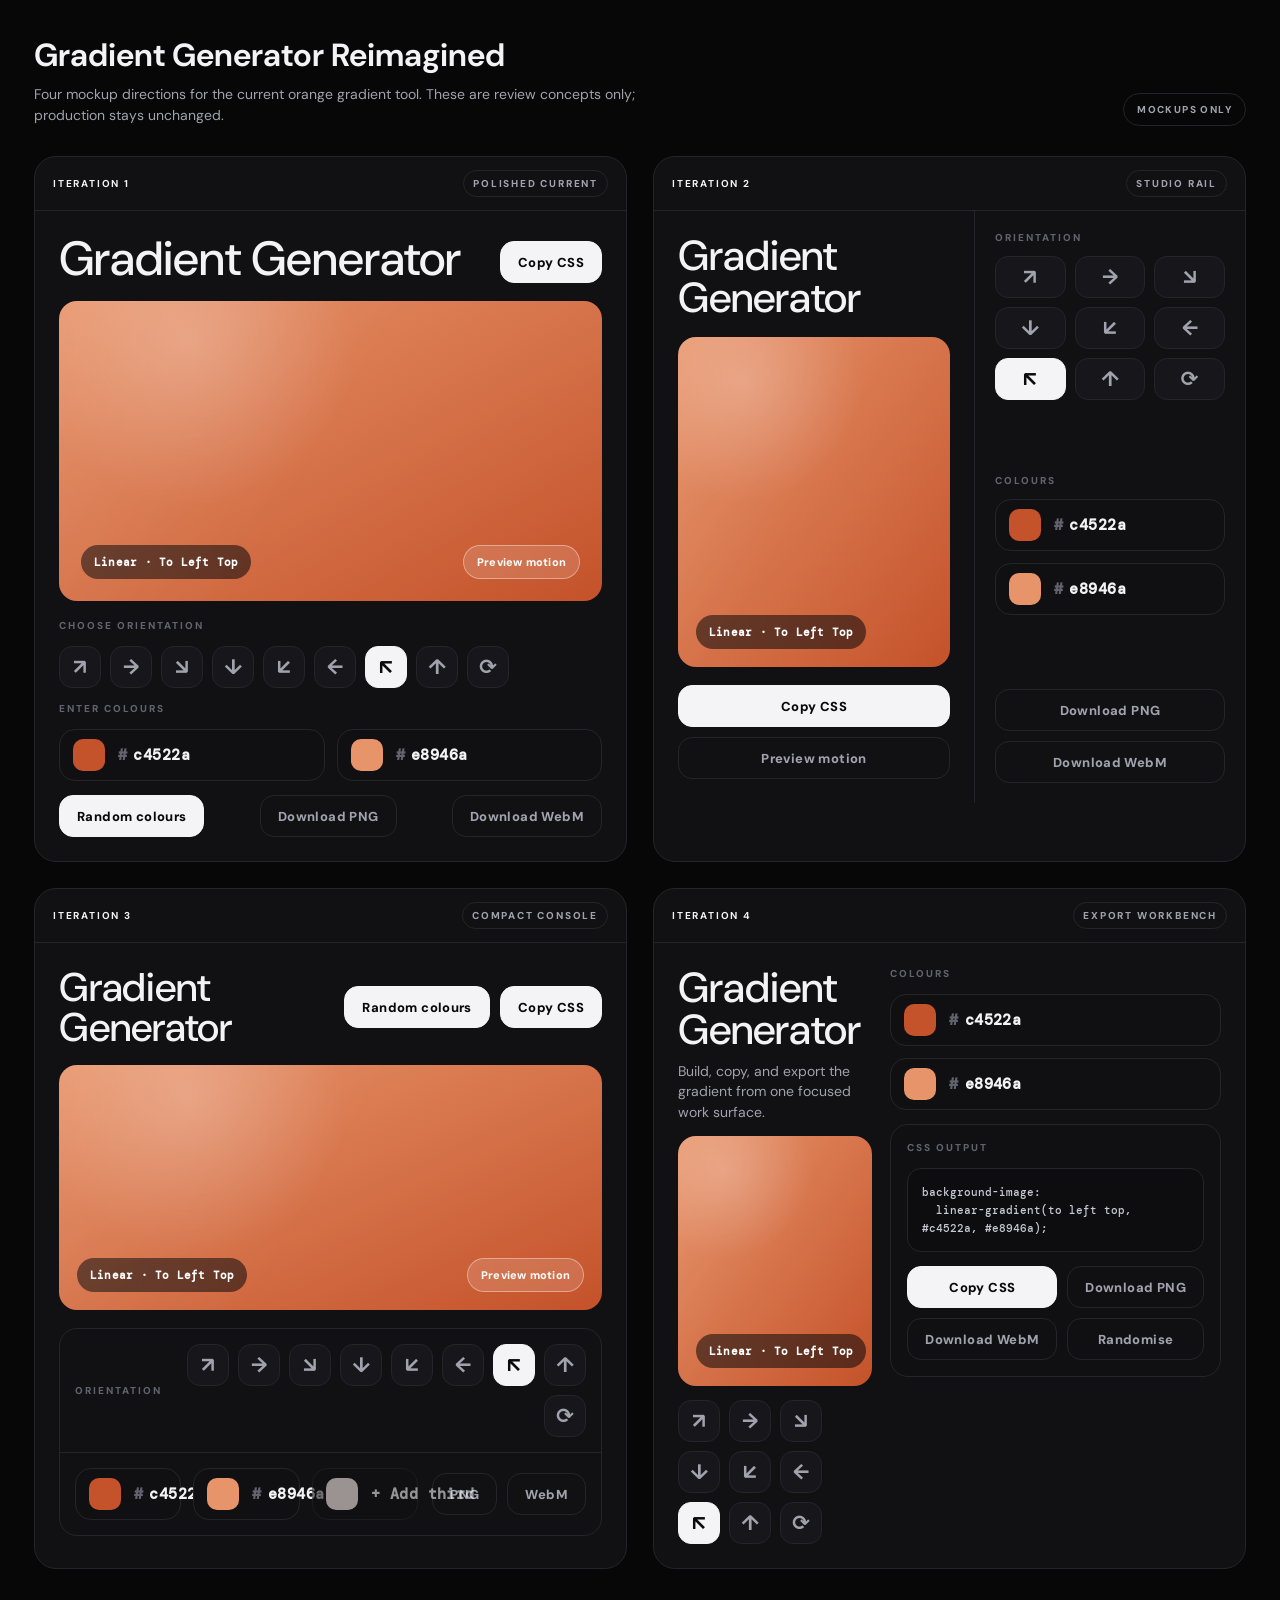
<file: gradient-reimagined-mocks.html>
<!DOCTYPE html>
<html lang="en">
<head>
  <meta charset="UTF-8">
  <meta name="viewport" content="width=device-width, initial-scale=1.0">
  <title>Paletta Gradient Reimagined Mocks</title>
  <link rel="preconnect" href="https://fonts.googleapis.com">
  <link rel="preconnect" href="https://fonts.gstatic.com" crossorigin>
  <link href="https://fonts.googleapis.com/css2?family=DM+Sans:wght@400;500;600;700;800&family=DM+Mono:wght@400;500;700&display=swap" rel="stylesheet">
  <style>
    *,*::before,*::after{box-sizing:border-box;margin:0;padding:0}
    :root{
      --bg:#070708;
      --ink:#f3f3f6;
      --muted:#a1a2ad;
      --quiet:#62636f;
      --line:#24242b;
      --panel:#111114;
      --panel2:#17171b;
      --soft:#f4f4f7;
      --dark:#0a0000;
      --a:#c4522a;
      --b:#e8946a;
      --c:#fff2ee;
      --grad:linear-gradient(to left top,#c4522a,#e8946a);
    }
    body{
      min-height:100vh;
      background:var(--bg);
      color:var(--ink);
      font-family:'DM Sans',system-ui,sans-serif;
      padding:34px;
    }
    .page-head{
      max-width:1320px;
      margin:0 auto 30px;
      display:flex;
      align-items:end;
      justify-content:space-between;
      gap:24px;
    }
    .page-head h1{
      font-size:32px;
      font-weight:650;
      letter-spacing:0;
    }
    .page-head p{
      max-width:650px;
      margin-top:8px;
      color:var(--muted);
      font-size:14px;
      line-height:1.5;
    }
    .badge{
      border:1px solid var(--line);
      border-radius:999px;
      padding:9px 13px;
      color:var(--muted);
      font-size:10px;
      font-weight:800;
      letter-spacing:.14em;
      text-transform:uppercase;
      white-space:nowrap;
    }
    .mock-grid{
      max-width:1320px;
      margin:0 auto;
      display:grid;
      grid-template-columns:repeat(2,minmax(0,1fr));
      gap:26px;
    }
    .mock{
      min-height:610px;
      border:1px solid var(--line);
      border-radius:22px;
      background:var(--panel);
      overflow:hidden;
    }
    .mock-head{
      height:54px;
      padding:0 18px;
      border-bottom:1px solid var(--line);
      display:flex;
      align-items:center;
      justify-content:space-between;
      gap:16px;
      color:var(--quiet);
      font-size:10px;
      font-weight:800;
      letter-spacing:.18em;
      text-transform:uppercase;
    }
    .mock-head strong{color:var(--ink)}
    .mock-head span:last-child{
      border:1px solid var(--line);
      border-radius:999px;
      padding:6px 9px;
      color:var(--muted);
    }
    .preview{
      position:relative;
      min-height:270px;
      background:var(--grad);
      overflow:hidden;
    }
    .preview::after{
      content:"";
      position:absolute;
      inset:0;
      background:
        radial-gradient(circle at 24% 14%,rgba(255,255,255,.22),transparent 34%),
        linear-gradient(120deg,rgba(255,255,255,.06),transparent 50%);
      pointer-events:none;
    }
    .chip{
      display:inline-flex;
      align-items:center;
      min-height:34px;
      border-radius:999px;
      padding:0 13px;
      background:rgba(9,9,11,.55);
      color:#fff;
      font-family:'DM Mono',monospace;
      font-size:11px;
      font-weight:700;
      letter-spacing:.02em;
      backdrop-filter:blur(14px);
    }
    .ghost-chip{
      border:1px solid rgba(255,255,255,.38);
      background:rgba(255,255,255,.14);
      font-family:'DM Sans',system-ui,sans-serif;
      font-weight:800;
    }
    .label{
      color:var(--quiet);
      font-size:10px;
      font-weight:800;
      letter-spacing:.2em;
      text-transform:uppercase;
    }
    .icons{
      display:flex;
      gap:9px;
      flex-wrap:wrap;
    }
    .icon{
      width:42px;
      height:42px;
      border:1px solid var(--line);
      border-radius:13px;
      background:var(--panel2);
      color:var(--muted);
      display:grid;
      place-items:center;
      font-size:21px;
      font-weight:700;
    }
    .icon.active{
      background:var(--soft);
      border-color:var(--soft);
      color:#0b0b0e;
    }
    .fields{
      display:grid;
      grid-template-columns:repeat(2,minmax(0,1fr));
      gap:12px;
    }
    .field{
      min-width:0;
      min-height:52px;
      border:1px solid var(--line);
      border-radius:16px;
      background:#101013;
      display:flex;
      align-items:center;
      gap:13px;
      padding:8px 13px;
    }
    .swatch{
      width:32px;
      height:32px;
      border-radius:10px;
      background:var(--a);
      flex:none;
    }
    .swatch.b{background:var(--b)}
    .swatch.c{background:var(--c)}
    .hex{
      font-family:'DM Mono',monospace;
      font-size:15px;
      font-weight:800;
      letter-spacing:.03em;
      white-space:nowrap;
    }
    .hash{color:var(--quiet);margin-right:6px}
    .actions{
      display:flex;
      gap:10px;
      flex-wrap:wrap;
    }
    .btn{
      min-height:42px;
      border:1px solid var(--line);
      border-radius:14px;
      padding:0 17px;
      background:transparent;
      color:var(--muted);
      font-family:'DM Sans',system-ui,sans-serif;
      font-size:13px;
      font-weight:800;
      letter-spacing:.03em;
      white-space:nowrap;
    }
    .btn.primary{
      background:var(--soft);
      border-color:var(--soft);
      color:#08080a;
    }
    .code{
      border:1px solid var(--line);
      border-radius:14px;
      background:#0d0d10;
      color:#c7c8d2;
      padding:14px;
      font:500 11px/1.65 'DM Mono',monospace;
      white-space:pre-wrap;
    }

    .v1-body{padding:24px;display:grid;gap:18px}
    .v1-title{
      display:flex;
      align-items:end;
      justify-content:space-between;
      gap:18px;
    }
    .v1-title h2{font-size:48px;font-weight:500;line-height:1;letter-spacing:0}
    .v1-preview{border-radius:18px;min-height:300px}
    .v1-preview .chip:first-child{position:absolute;left:22px;bottom:22px}
    .v1-preview .ghost-chip{position:absolute;right:22px;bottom:22px}
    .v1-controls{display:grid;gap:14px}
    .v1-actions{justify-content:space-between}

    .v2-body{
      display:grid;
      grid-template-columns:minmax(0,1fr) 270px;
      min-height:556px;
    }
    .v2-stage{
      padding:24px;
      display:grid;
      grid-template-rows:auto 1fr auto;
      gap:18px;
      border-right:1px solid var(--line);
    }
    .v2-stage h2{font-size:42px;font-weight:500;line-height:1;letter-spacing:0}
    .v2-preview{border-radius:18px;min-height:330px}
    .v2-preview .chip{position:absolute;left:18px;bottom:18px}
    .v2-rail{
      padding:20px;
      display:flex;
      flex-direction:column;
      gap:18px;
      justify-content:space-between;
    }
    .v2-panel{display:grid;gap:12px}
    .v2 .icons{display:grid;grid-template-columns:repeat(3,1fr)}
    .v2 .icon{width:100%}
    .v2 .fields{grid-template-columns:1fr}
    .v2 .actions{display:grid;grid-template-columns:1fr}

    .v3-body{padding:24px;display:grid;gap:18px}
    .v3-top{
      display:grid;
      grid-template-columns:minmax(0,1fr) auto;
      gap:16px;
      align-items:center;
    }
    .v3-top h2{font-size:40px;font-weight:500;line-height:1;letter-spacing:0}
    .v3-preview{border-radius:18px;min-height:245px}
    .v3-console{
      border:1px solid var(--line);
      border-radius:18px;
      overflow:hidden;
    }
    .v3-console-row{
      display:grid;
      grid-template-columns:1fr auto;
      gap:14px;
      padding:15px;
      align-items:center;
      border-bottom:1px solid var(--line);
    }
    .v3-console-row:last-child{border-bottom:0}
    .v3 .icons{justify-content:flex-end}
    .v3 .fields{grid-template-columns:repeat(3,minmax(0,1fr))}
    .v3 .field:last-child{opacity:.58}

    .v4-body{padding:24px;display:grid;gap:18px}
    .v4-layout{
      display:grid;
      grid-template-columns:1fr 1fr;
      gap:18px;
    }
    .v4-left,.v4-right{
      display:grid;
      gap:14px;
      align-content:start;
    }
    .v4-title h2{font-size:42px;font-weight:500;line-height:1;letter-spacing:0}
    .v4-title p{margin-top:10px;color:var(--muted);font-size:14px;line-height:1.45}
    .v4-preview{border-radius:18px;min-height:250px}
    .v4-export{
      border:1px solid var(--line);
      border-radius:18px;
      padding:16px;
      display:grid;
      gap:14px;
      background:#101013;
    }
    .v4 .fields{grid-template-columns:1fr}
    .v4 .actions{display:grid;grid-template-columns:1fr 1fr}

    @media(max-width:1060px){
      body{padding:20px}
      .mock-grid{grid-template-columns:1fr}
      .v2-body,.v4-layout{grid-template-columns:1fr}
      .v2-stage{border-right:0;border-bottom:1px solid var(--line)}
      .v2-rail{display:grid;grid-template-columns:repeat(2,minmax(0,1fr))}
    }
    @media(max-width:620px){
      .page-head{display:block}
      .badge{display:inline-flex;margin-top:16px}
      .mock{min-height:0}
      .v1-title,.v3-top{display:grid;grid-template-columns:1fr}
      .v1-title h2,.v2-stage h2,.v3-top h2,.v4-title h2{font-size:34px}
      .fields,.v3 .fields,.v4 .actions,.v2-rail{grid-template-columns:1fr}
      .v1-actions,.actions{display:grid;grid-template-columns:1fr}
    }
  </style>
</head>
<body>
  <header class="page-head">
    <div>
      <h1>Gradient Generator Reimagined</h1>
      <p>Four mockup directions for the current orange gradient tool. These are review concepts only; production stays unchanged.</p>
    </div>
    <span class="badge">Mockups only</span>
  </header>

  <main class="mock-grid">
    <section class="mock v1">
      <div class="mock-head"><strong>Iteration 1</strong><span>Polished Current</span></div>
      <div class="v1-body">
        <div class="v1-title">
          <h2>Gradient Generator</h2>
          <button class="btn primary">Copy CSS</button>
        </div>
        <div class="preview v1-preview">
          <span class="chip">Linear · To Left Top</span>
          <span class="chip ghost-chip">Preview motion</span>
        </div>
        <div class="v1-controls">
          <div class="label">Choose orientation</div>
          <div class="icons">
            <span class="icon">↗</span><span class="icon">→</span><span class="icon">↘</span><span class="icon">↓</span><span class="icon">↙</span><span class="icon">←</span><span class="icon active">↖</span><span class="icon">↑</span><span class="icon">⟳</span>
          </div>
          <div class="label">Enter colours</div>
          <div class="fields">
            <div class="field"><span class="swatch"></span><span class="hex"><span class="hash">#</span>c4522a</span></div>
            <div class="field"><span class="swatch b"></span><span class="hex"><span class="hash">#</span>e8946a</span></div>
          </div>
          <div class="actions v1-actions">
            <button class="btn primary">Random colours</button>
            <button class="btn">Download PNG</button>
            <button class="btn">Download WebM</button>
          </div>
        </div>
      </div>
    </section>

    <section class="mock v2">
      <div class="mock-head"><strong>Iteration 2</strong><span>Studio Rail</span></div>
      <div class="v2-body">
        <div class="v2-stage">
          <h2>Gradient Generator</h2>
          <div class="preview v2-preview"><span class="chip">Linear · To Left Top</span></div>
          <div class="actions">
            <button class="btn primary">Copy CSS</button>
            <button class="btn">Preview motion</button>
          </div>
        </div>
        <aside class="v2-rail">
          <div class="v2-panel">
            <div class="label">Orientation</div>
            <div class="icons">
              <span class="icon">↗</span><span class="icon">→</span><span class="icon">↘</span><span class="icon">↓</span><span class="icon">↙</span><span class="icon">←</span><span class="icon active">↖</span><span class="icon">↑</span><span class="icon">⟳</span>
            </div>
          </div>
          <div class="v2-panel">
            <div class="label">Colours</div>
            <div class="fields">
              <div class="field"><span class="swatch"></span><span class="hex"><span class="hash">#</span>c4522a</span></div>
              <div class="field"><span class="swatch b"></span><span class="hex"><span class="hash">#</span>e8946a</span></div>
            </div>
          </div>
          <div class="actions">
            <button class="btn">Download PNG</button>
            <button class="btn">Download WebM</button>
          </div>
        </aside>
      </div>
    </section>

    <section class="mock v3">
      <div class="mock-head"><strong>Iteration 3</strong><span>Compact Console</span></div>
      <div class="v3-body">
        <div class="v3-top">
          <h2>Gradient Generator</h2>
          <div class="actions"><button class="btn primary">Random colours</button><button class="btn primary">Copy CSS</button></div>
        </div>
        <div class="preview v3-preview">
          <span class="chip" style="position:absolute;left:18px;bottom:18px">Linear · To Left Top</span>
          <span class="chip ghost-chip" style="position:absolute;right:18px;bottom:18px">Preview motion</span>
        </div>
        <div class="v3-console">
          <div class="v3-console-row">
            <div class="label">Orientation</div>
            <div class="icons">
              <span class="icon">↗</span><span class="icon">→</span><span class="icon">↘</span><span class="icon">↓</span><span class="icon">↙</span><span class="icon">←</span><span class="icon active">↖</span><span class="icon">↑</span><span class="icon">⟳</span>
            </div>
          </div>
          <div class="v3-console-row">
            <div class="fields">
              <div class="field"><span class="swatch"></span><span class="hex"><span class="hash">#</span>c4522a</span></div>
              <div class="field"><span class="swatch b"></span><span class="hex"><span class="hash">#</span>e8946a</span></div>
              <div class="field"><span class="swatch c"></span><span class="hex">+ Add third</span></div>
            </div>
            <div class="actions"><button class="btn">PNG</button><button class="btn">WebM</button></div>
          </div>
        </div>
      </div>
    </section>

    <section class="mock v4">
      <div class="mock-head"><strong>Iteration 4</strong><span>Export Workbench</span></div>
      <div class="v4-body">
        <div class="v4-layout">
          <div class="v4-left">
            <div class="v4-title">
              <h2>Gradient Generator</h2>
              <p>Build, copy, and export the gradient from one focused work surface.</p>
            </div>
            <div class="preview v4-preview"><span class="chip" style="position:absolute;left:18px;bottom:18px">Linear · To Left Top</span></div>
            <div class="icons">
              <span class="icon">↗</span><span class="icon">→</span><span class="icon">↘</span><span class="icon">↓</span><span class="icon">↙</span><span class="icon">←</span><span class="icon active">↖</span><span class="icon">↑</span><span class="icon">⟳</span>
            </div>
          </div>
          <div class="v4-right">
            <div class="label">Colours</div>
            <div class="fields">
              <div class="field"><span class="swatch"></span><span class="hex"><span class="hash">#</span>c4522a</span></div>
              <div class="field"><span class="swatch b"></span><span class="hex"><span class="hash">#</span>e8946a</span></div>
            </div>
            <div class="v4-export">
              <div class="label">CSS output</div>
              <pre class="code">background-image:
  linear-gradient(to left top, #c4522a, #e8946a);</pre>
              <div class="actions">
                <button class="btn primary">Copy CSS</button>
                <button class="btn">Download PNG</button>
                <button class="btn">Download WebM</button>
                <button class="btn">Randomise</button>
              </div>
            </div>
          </div>
        </div>
      </div>
    </section>
  </main>
</body>
</html>
</file>
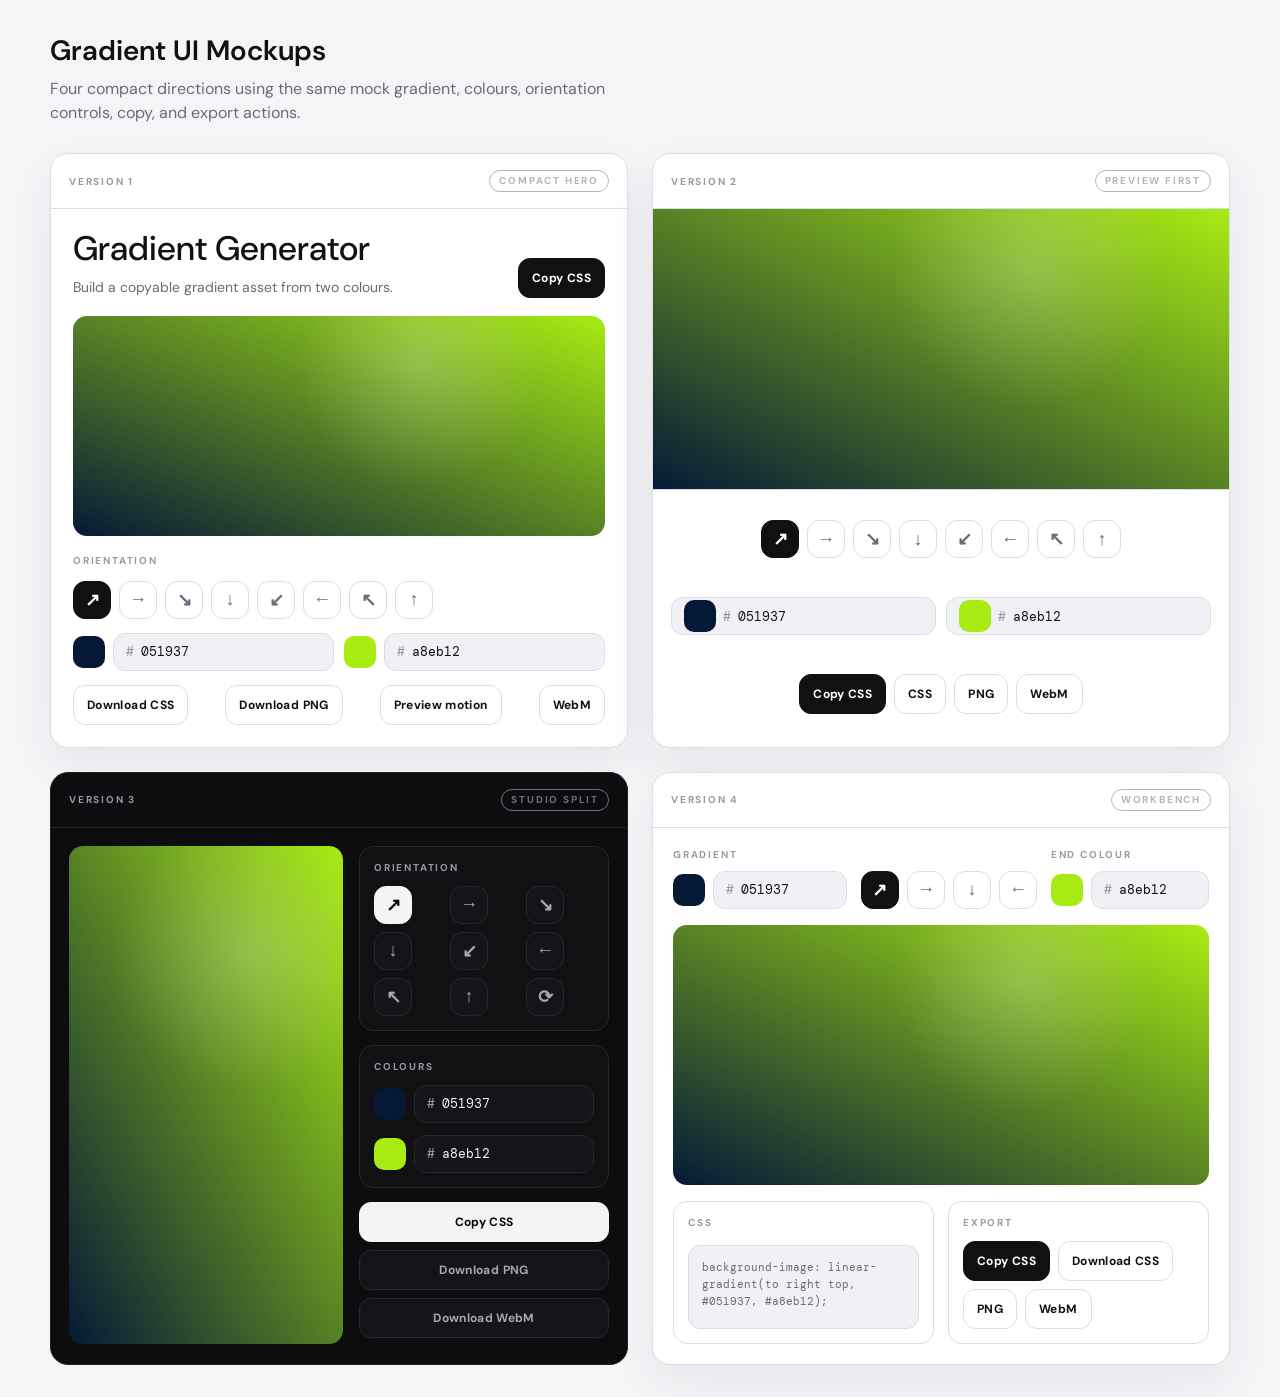
<file: gradient-ui-mocks.html>
<!DOCTYPE html>
<html lang="en">
<head>
  <meta charset="UTF-8">
  <meta name="viewport" content="width=device-width, initial-scale=1.0">
  <title>Paletta Gradient UI Mocks</title>
  <link rel="preconnect" href="https://fonts.googleapis.com">
  <link rel="preconnect" href="https://fonts.gstatic.com" crossorigin>
  <link href="https://fonts.googleapis.com/css2?family=DM+Sans:wght@400;500;600;700&family=DM+Mono:wght@400;500&display=swap" rel="stylesheet">
  <style>
    *,*::before,*::after{box-sizing:border-box;margin:0;padding:0}
    :root{
      --bg:#f5f5f8;
      --ink:#111114;
      --muted:#686b78;
      --quiet:#9699a6;
      --line:#dadde7;
      --panel:#ffffff;
      --panel2:#f0f1f5;
      --dark:#0d0d10;
      --dark-panel:#151519;
      --dark-line:#27272e;
      --a:#051937;
      --b:#a8eb12;
      --grad:linear-gradient(to right top,#051937,#a8eb12);
    }
    body{
      min-height:100vh;
      background:var(--bg);
      color:var(--ink);
      font-family:'DM Sans',system-ui,sans-serif;
      padding:32px;
    }
    .page-head{
      max-width:1180px;
      margin:0 auto 28px;
      display:flex;
      align-items:end;
      justify-content:space-between;
      gap:24px;
    }
    .page-head h1{
      font-size:28px;
      font-weight:600;
      letter-spacing:0;
    }
    .page-head p{
      margin-top:8px;
      color:var(--muted);
      line-height:1.5;
      max-width:560px;
    }
    .mock-grid{
      max-width:1180px;
      margin:0 auto;
      display:grid;
      grid-template-columns:repeat(2,minmax(0,1fr));
      gap:24px;
    }
    .mock{
      min-height:560px;
      border:1px solid var(--line);
      border-radius:18px;
      background:var(--panel);
      overflow:hidden;
      box-shadow:0 18px 48px rgba(39,42,54,.07);
    }
    .mock.dark{
      background:var(--dark);
      color:#f4f4f7;
      border-color:#202027;
      box-shadow:none;
    }
    .mock-label{
      display:flex;
      align-items:center;
      justify-content:space-between;
      gap:12px;
      padding:16px 18px;
      border-bottom:1px solid var(--line);
      color:var(--quiet);
      font-size:10px;
      font-weight:700;
      letter-spacing:.18em;
      text-transform:uppercase;
    }
    .dark .mock-label{border-color:var(--dark-line)}
    .pill{
      border:1px solid currentColor;
      border-radius:999px;
      padding:5px 9px;
      font-size:10px;
      line-height:1;
      opacity:.72;
    }
    .preview{
      background:var(--grad);
      border-radius:14px;
      min-height:220px;
      position:relative;
      overflow:hidden;
    }
    .preview::after{
      content:'';
      position:absolute;
      inset:0;
      background:radial-gradient(circle at 65% 22%,rgba(255,255,255,.2),transparent 32%);
      pointer-events:none;
    }
    .mini-label{
      font-size:10px;
      font-weight:700;
      letter-spacing:.18em;
      text-transform:uppercase;
      color:var(--quiet);
    }
    .input-row,.action-row,.orientation-row{display:flex;gap:8px;align-items:center}
    .swatch{
      width:32px;
      height:32px;
      border-radius:10px;
      background:var(--a);
      flex-shrink:0;
    }
    .swatch.b{background:var(--b)}
    .hex{
      min-height:38px;
      display:flex;
      align-items:center;
      gap:7px;
      border:1px solid var(--line);
      background:var(--panel2);
      border-radius:12px;
      padding:0 12px;
      font-family:'DM Mono',monospace;
      font-size:13px;
      color:var(--ink);
      min-width:0;
      flex:1;
    }
    .dark .hex{
      background:var(--dark-panel);
      border-color:var(--dark-line);
      color:#f4f4f7;
    }
    .hash{color:var(--quiet)}
    .icon-btn{
      width:38px;
      height:38px;
      border:1px solid var(--line);
      border-radius:12px;
      background:var(--panel);
      color:var(--muted);
      font-size:18px;
      font-weight:700;
      cursor:default;
    }
    .icon-btn.active{
      background:var(--ink);
      border-color:var(--ink);
      color:#fff;
    }
    .dark .icon-btn{
      background:var(--dark-panel);
      border-color:var(--dark-line);
      color:#a5a7b4;
    }
    .dark .icon-btn.active{
      background:#f4f4f7;
      border-color:#f4f4f7;
      color:#08080a;
    }
    .btn{
      min-height:40px;
      border:1px solid var(--line);
      border-radius:12px;
      padding:0 13px;
      background:var(--panel);
      color:var(--ink);
      font-family:'DM Sans',sans-serif;
      font-size:12px;
      font-weight:700;
      letter-spacing:.03em;
      white-space:nowrap;
    }
    .btn.primary{
      background:var(--ink);
      border-color:var(--ink);
      color:#fff;
    }
    .dark .btn{
      background:var(--dark-panel);
      border-color:var(--dark-line);
      color:#a5a7b4;
    }
    .dark .btn.primary{
      background:#f4f4f7;
      border-color:#f4f4f7;
      color:#08080a;
    }
    code,pre{font-family:'DM Mono',monospace}
    .code{
      border:1px solid var(--line);
      border-radius:12px;
      background:var(--panel2);
      color:var(--muted);
      padding:13px;
      font-size:11px;
      line-height:1.55;
      white-space:pre-wrap;
    }
    .dark .code{
      background:var(--dark-panel);
      border-color:var(--dark-line);
      color:#a5a7b4;
    }

    /* Version 1 */
    .v1-body{padding:22px;display:grid;gap:18px}
    .v1-top{display:grid;grid-template-columns:1fr auto;gap:18px;align-items:end}
    .v1-title h2{font-size:34px;font-weight:500;letter-spacing:0;line-height:1.05}
    .v1-title p{margin-top:10px;color:var(--muted);line-height:1.5;font-size:14px}
    .v1-panel{display:grid;gap:14px}
    .v1-fields{display:grid;grid-template-columns:1fr 1fr;gap:10px}
    .v1-actions{display:flex;justify-content:space-between;gap:10px;flex-wrap:wrap}

    /* Version 2 */
    .v2-body{height:calc(100% - 57px);display:grid;grid-template-rows:auto 1fr auto}
    .v2-preview{border-radius:0;min-height:280px}
    .v2-controls{padding:18px;display:grid;gap:14px;border-top:1px solid var(--line)}
    .v2 .orientation-row{justify-content:center}
    .v2 .input-row{display:grid;grid-template-columns:1fr 1fr;gap:10px}
    .v2 .action-row{justify-content:center;flex-wrap:wrap}

    /* Version 3 */
    .v3-body{padding:18px;display:grid;grid-template-columns:1fr 250px;gap:16px;height:calc(100% - 57px)}
    .v3-preview{min-height:100%}
    .v3-side{display:flex;flex-direction:column;gap:14px}
    .v3-card{border:1px solid var(--dark-line);border-radius:14px;padding:14px;background:#111114;display:grid;gap:12px}
    .v3 .orientation-row{display:grid;grid-template-columns:repeat(3,1fr)}
    .v3 .action-row{display:grid;grid-template-columns:1fr}

    /* Version 4 */
    .v4-body{padding:20px;display:grid;gap:16px}
    .v4-toolbar{
      display:grid;
      grid-template-columns:1.1fr auto 1fr;
      gap:14px;
      align-items:end;
    }
    .v4-preview{min-height:260px}
    .v4 .orientation-row{justify-content:center}
    .v4-bottom{
      display:grid;
      grid-template-columns:1fr 1fr;
      gap:14px;
    }
    .v4-card{border:1px solid var(--line);border-radius:14px;padding:14px;background:var(--panel);display:grid;gap:12px}

    @media(max-width:980px){
      body{padding:20px}
      .mock-grid{grid-template-columns:1fr}
      .v3-body{grid-template-columns:1fr}
      .v3-preview{min-height:280px}
      .v4-toolbar,.v4-bottom{grid-template-columns:1fr}
    }
  </style>
</head>
<body>
  <header class="page-head">
    <div>
      <h1>Gradient UI Mockups</h1>
      <p>Four compact directions using the same mock gradient, colours, orientation controls, copy, and export actions.</p>
    </div>
  </header>

  <main class="mock-grid">
    <section class="mock v1">
      <div class="mock-label"><span>Version 1</span><span class="pill">Compact Hero</span></div>
      <div class="v1-body">
        <div class="v1-top">
          <div class="v1-title">
            <h2>Gradient Generator</h2>
            <p>Build a copyable gradient asset from two colours.</p>
          </div>
          <button class="btn primary">Copy CSS</button>
        </div>
        <div class="preview"></div>
        <div class="v1-panel">
          <div class="mini-label">Orientation</div>
          <div class="orientation-row">
            <button class="icon-btn active">↗</button><button class="icon-btn">→</button><button class="icon-btn">↘</button><button class="icon-btn">↓</button><button class="icon-btn">↙</button><button class="icon-btn">←</button><button class="icon-btn">↖</button><button class="icon-btn">↑</button>
          </div>
          <div class="v1-fields">
            <div class="input-row"><span class="swatch"></span><span class="hex"><span class="hash">#</span>051937</span></div>
            <div class="input-row"><span class="swatch b"></span><span class="hex"><span class="hash">#</span>a8eb12</span></div>
          </div>
          <div class="v1-actions">
            <button class="btn">Download CSS</button><button class="btn">Download PNG</button><button class="btn">Preview motion</button><button class="btn">WebM</button>
          </div>
        </div>
      </div>
    </section>

    <section class="mock v2">
      <div class="mock-label"><span>Version 2</span><span class="pill">Preview First</span></div>
      <div class="v2-body">
        <div class="preview v2-preview"></div>
        <div class="v2-controls">
          <div class="orientation-row">
            <button class="icon-btn active">↗</button><button class="icon-btn">→</button><button class="icon-btn">↘</button><button class="icon-btn">↓</button><button class="icon-btn">↙</button><button class="icon-btn">←</button><button class="icon-btn">↖</button><button class="icon-btn">↑</button>
          </div>
          <div class="input-row">
            <span class="hex"><span class="swatch"></span><span class="hash">#</span>051937</span>
            <span class="hex"><span class="swatch b"></span><span class="hash">#</span>a8eb12</span>
          </div>
          <div class="action-row">
            <button class="btn primary">Copy CSS</button><button class="btn">CSS</button><button class="btn">PNG</button><button class="btn">WebM</button>
          </div>
        </div>
      </div>
    </section>

    <section class="mock dark v3">
      <div class="mock-label"><span>Version 3</span><span class="pill">Studio Split</span></div>
      <div class="v3-body">
        <div class="preview v3-preview"></div>
        <aside class="v3-side">
          <div class="v3-card">
            <div class="mini-label">Orientation</div>
            <div class="orientation-row">
              <button class="icon-btn active">↗</button><button class="icon-btn">→</button><button class="icon-btn">↘</button><button class="icon-btn">↓</button><button class="icon-btn">↙</button><button class="icon-btn">←</button><button class="icon-btn">↖</button><button class="icon-btn">↑</button><button class="icon-btn">⟳</button>
            </div>
          </div>
          <div class="v3-card">
            <div class="mini-label">Colours</div>
            <div class="input-row"><span class="swatch"></span><span class="hex"><span class="hash">#</span>051937</span></div>
            <div class="input-row"><span class="swatch b"></span><span class="hex"><span class="hash">#</span>a8eb12</span></div>
          </div>
          <div class="action-row">
            <button class="btn primary">Copy CSS</button>
            <button class="btn">Download PNG</button>
            <button class="btn">Download WebM</button>
          </div>
        </aside>
      </div>
    </section>

    <section class="mock v4">
      <div class="mock-label"><span>Version 4</span><span class="pill">Workbench</span></div>
      <div class="v4-body">
        <div class="v4-toolbar">
          <div>
            <div class="mini-label">Gradient</div>
            <div class="input-row" style="margin-top:10px"><span class="swatch"></span><span class="hex"><span class="hash">#</span>051937</span></div>
          </div>
          <div class="orientation-row">
            <button class="icon-btn active">↗</button><button class="icon-btn">→</button><button class="icon-btn">↓</button><button class="icon-btn">←</button>
          </div>
          <div>
            <div class="mini-label">End colour</div>
            <div class="input-row" style="margin-top:10px"><span class="swatch b"></span><span class="hex"><span class="hash">#</span>a8eb12</span></div>
          </div>
        </div>
        <div class="preview v4-preview"></div>
        <div class="v4-bottom">
          <div class="v4-card">
            <div class="mini-label">CSS</div>
            <pre class="code">background-image: linear-gradient(to right top, #051937, #a8eb12);</pre>
          </div>
          <div class="v4-card">
            <div class="mini-label">Export</div>
            <div class="action-row" style="flex-wrap:wrap">
              <button class="btn primary">Copy CSS</button><button class="btn">Download CSS</button><button class="btn">PNG</button><button class="btn">WebM</button>
            </div>
          </div>
        </div>
      </div>
    </section>
  </main>
</body>
</html>
</file>
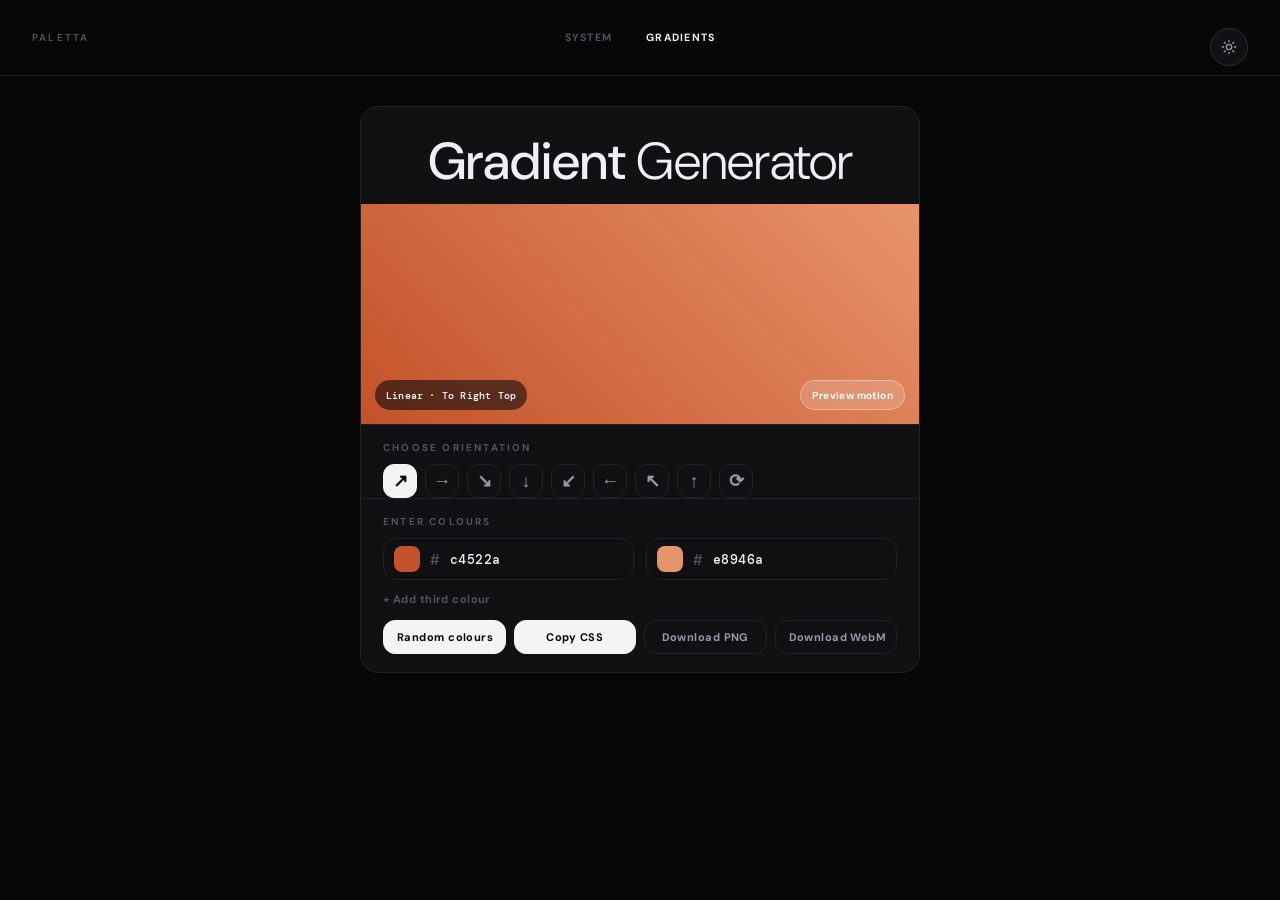
<file: gradients.html>
<!DOCTYPE html>
<html lang="en">
<head>
  <meta charset="UTF-8">
  <meta name="viewport" content="width=device-width, initial-scale=1.0">
  <title>Paletta — Gradient Generator</title>

  <link rel="icon" type="image/svg+xml" href="favicon.svg">
  <meta property="og:type" content="website">
  <meta property="og:title" content="Paletta — Gradient Generator">
  <meta property="og:description" content="Create copyable and downloadable gradients from two colours.">
  <meta property="og:image" content="og-image.png">
  <meta name="twitter:card" content="summary_large_image">

  <link rel="preconnect" href="https://fonts.googleapis.com">
  <link rel="preconnect" href="https://fonts.gstatic.com" crossorigin>
  <link href="https://fonts.googleapis.com/css2?family=DM+Sans:ital,wght@0,300;0,400;0,500;0,600;1,300&family=DM+Mono:wght@400;500&display=swap" rel="stylesheet">
  <link rel="stylesheet" href="paletta.css?v=20260707-system-v1-topbar">
  <link rel="stylesheet" href="gradients.css?v=20260707-third-colour">
</head>
<body class="gradient-page">

<div class="wrap gradient-wrap">
  <div class="system-topbar">
    <div class="wordmark">Paletta</div>
    <nav class="site-nav" aria-label="Primary">
      <a class="site-nav-link" href="index.html">System</a>
      <a class="site-nav-link active" href="gradients.html">Gradients</a>
    </nav>
    <div class="system-topbar-spacer" aria-hidden="true"></div>
  </div>

  <header class="gradient-hero">
    <h1><strong>Gradient</strong> Generator</h1>
  </header>

  <main class="gradient-tool">
    <div class="gradient-tool-head">
      <h1><strong>Gradient</strong> Generator</h1>
    </div>

    <section class="gradient-preview-panel" aria-label="Gradient preview">
      <canvas id="gradientCanvas" width="1600" height="1000"></canvas>
      <div class="gradient-preview-overlay">
        <span id="gradientLabel">Linear · To right top</span>
        <button class="motion-toggle" id="motionToggle" type="button" aria-pressed="false">Preview motion</button>
      </div>
    </section>

    <section class="gradient-controls" aria-label="Gradient controls">
      <div class="control-block">
        <div class="control-head">Choose orientation</div>
        <div class="orientation-grid" id="orientationGrid">
          <button type="button" class="orientation-btn active" data-direction="to right top" aria-label="To right top">↗</button>
          <button type="button" class="orientation-btn" data-direction="to right" aria-label="To right">→</button>
          <button type="button" class="orientation-btn" data-direction="to right bottom" aria-label="To right bottom">↘</button>
          <button type="button" class="orientation-btn" data-direction="to bottom" aria-label="To bottom">↓</button>
          <button type="button" class="orientation-btn" data-direction="to left bottom" aria-label="To left bottom">↙</button>
          <button type="button" class="orientation-btn" data-direction="to left" aria-label="To left">←</button>
          <button type="button" class="orientation-btn" data-direction="to left top" aria-label="To left top">↖</button>
          <button type="button" class="orientation-btn" data-direction="to top" aria-label="To top">↑</button>
          <button type="button" class="orientation-btn" data-direction="135deg" aria-label="Rotate">⟳</button>
        </div>
      </div>

      <div class="gradient-console-bottom">
        <div class="control-block color-block">
        <div class="control-head">Enter colours</div>
        <div class="gradient-inputs">
          <label class="gradient-color-field">
            <span class="gradient-swatch" id="swatchA"></span>
            <span class="hash">#</span>
            <input id="colorHexA" type="text" value="051937" maxlength="7" spellcheck="false" autocomplete="off">
            <input id="colorPickerA" type="color" value="#051937" aria-label="Pick first colour">
          </label>
          <label class="gradient-color-field">
            <span class="gradient-swatch" id="swatchB"></span>
            <span class="hash">#</span>
            <input id="colorHexB" type="text" value="a8eb12" maxlength="7" spellcheck="false" autocomplete="off">
            <input id="colorPickerB" type="color" value="#a8eb12" aria-label="Pick second colour">
          </label>
          <label class="gradient-color-field third-color-field" id="thirdColorField" hidden>
            <span class="gradient-swatch" id="swatchC"></span>
            <span class="hash">#</span>
            <input id="colorHexC" type="text" value="f4ece5" maxlength="7" spellcheck="false" autocomplete="off">
            <input id="colorPickerC" type="color" value="#f4ece5" aria-label="Pick third colour">
          </label>
          <button class="third-colour-toggle" id="thirdColorToggle" type="button">+ Add third colour</button>
        </div>
        </div>

        <div class="gradient-actions">
          <button class="gradient-primary-btn" id="randomGradientBtn" type="button">Random colours</button>
          <button class="gradient-primary-btn" id="copyCssBtn" type="button">Copy CSS</button>
          <button class="gradient-secondary-btn" id="downloadPngBtn" type="button">Download PNG</button>
          <button class="gradient-secondary-btn" id="downloadWebmBtn" type="button">Download WebM</button>
        </div>
      </div>
    </section>
  </main>
</div>

<button class="theme-toggle" id="themeToggle" title="Toggle light/dark mode" aria-label="Toggle theme">
  <svg class="icon-sun" width="16" height="16" viewBox="0 0 24 24" fill="none" stroke="currentColor" stroke-width="2" stroke-linecap="round" stroke-linejoin="round">
    <circle cx="12" cy="12" r="4"/><path d="M12 2v2M12 20v2M4.93 4.93l1.41 1.41M17.66 17.66l1.41 1.41M2 12h2M20 12h2M4.93 19.07l1.41-1.41M17.66 6.34l1.41-1.41"/>
  </svg>
  <svg class="icon-moon" width="16" height="16" viewBox="0 0 24 24" fill="none" stroke="currentColor" stroke-width="2" stroke-linecap="round" stroke-linejoin="round">
    <path d="M21 12.79A9 9 0 1 1 11.21 3 7 7 0 0 0 21 12.79z"/>
  </svg>
</button>

<div class="toast" id="toast"></div>

<script src="gradients.js?v=20260707-third-colour"></script>
</body>
</html>
</file>
<file: paletta.css>
*,*::before,*::after{box-sizing:border-box;margin:0;padding:0}

:root{
  --bg:#09090b;
  --surface:#111113;
  --surface2:#18181c;
  --border:#222226;
  --border2:#2e2e34;
  --text:#f0f0f4;
  --text2:#9898a8;
  --text3:#52525f;
  --r:12px;
}

body{
  font-family:'DM Sans',system-ui,sans-serif;
  background:var(--bg);
  color:var(--text);
  min-height:100vh;
  padding-bottom:80px;
  transition:background .2s,color .2s;
}
@media(prefers-reduced-motion:reduce){
  *,*::before,*::after{
    animation-duration:.001ms!important;
    animation-iteration-count:1!important;
    scroll-behavior:auto!important;
    transition-duration:.001ms!important;
  }
}

body.light{
  --bg:#f5f5f8;
  --surface:#ffffff;
  --surface2:#ededf2;
  --border:#e2e2ea;
  --border2:#d0d0dc;
  --text:#111114;
  --text2:#52525f;
  --text3:#9898a8;
}

/* ── Theme toggle ── */
.theme-toggle{
  position:fixed;
  top:28px;
  right:32px;
  z-index:100;
  width:38px;
  height:38px;
  border-radius:50%;
  background:var(--surface);
  border:1px solid var(--border2);
  color:var(--text2);
  cursor:pointer;
  display:flex;
  align-items:center;
  justify-content:center;
  transition:background .2s,border-color .2s,color .2s,transform .1s;
  flex-shrink:0;
}
.theme-toggle:hover{color:var(--text);transform:scale(1.08)}
.theme-toggle:active{transform:scale(.94)}
.icon-moon{display:none}
body.light .icon-sun{display:none}
body.light .icon-moon{display:block}
body.light .theme-toggle{
  background:#ffffff;
  border-color:#cfd2dc;
  box-shadow:0 8px 24px rgba(38,41,52,.08);
}

/* ── Layout ── */
.wrap{
  max-width:1120px;
  margin:0 auto;
  padding:0 28px;
  animation:page-enter .18s ease both;
  transition:opacity .1s ease,transform .1s ease;
}
body.page-leaving .wrap{
  opacity:.88;
  transform:translateY(2px);
}
@keyframes page-enter{
  from{opacity:.92;transform:translateY(3px)}
  to{opacity:1;transform:translateY(0)}
}

/* ── Page nav ── */
.system-topbar{
  width:100vw;
  min-height:76px;
  margin-left:calc(50% - 50vw);
  padding:0 32px;
  display:grid;
  grid-template-columns:1fr auto 1fr;
  align-items:center;
  gap:18px;
  border-bottom:1px solid var(--border);
}
.system-topbar .wordmark{
  justify-self:start;
  margin-bottom:0;
}
.system-topbar-spacer{
  width:1px;
  height:1px;
  justify-self:end;
}
.site-nav{
  display:flex;
  justify-content:center;
  gap:34px;
  padding-top:0;
}
.site-nav-link{
  display:inline-flex;
  align-items:center;
  justify-content:center;
  min-width:0;
  height:auto;
  border:none;
  border-radius:0;
  color:var(--text3);
  text-decoration:none;
  font-size:10.5px;
  font-weight:700;
  letter-spacing:.12em;
  text-transform:uppercase;
  transition:color .15s;
}
.site-nav-link:hover{
  color:var(--text2);
}
.site-nav-link.active{
  color:var(--text);
}
body.light .system-topbar{
  border-bottom-color:#d9dbe5;
}
body.light .site-nav-link:hover{
  color:#52525f;
}
body.light .site-nav-link.active{
  color:#111114;
}

/* ── Header ── */
.header{
  padding:44px 0 34px;
  display:grid;
  grid-template-columns:minmax(280px,.88fr) minmax(380px,.82fr);
  align-items:end;
  gap:42px;
}
.header-left{max-width:460px}
.wordmark{
  font-size:10px;
  font-weight:600;
  letter-spacing:.22em;
  text-transform:uppercase;
  color:var(--text3);
  margin-bottom:20px;
}
.header h1{
  font-size:clamp(44px,5.9vw,70px);
  font-weight:300;
  letter-spacing:0;
  line-height:1.02;
  color:var(--text);
}
.header h1 strong{font-weight:500}
.header-sub{
  font-size:15px;
  color:var(--text2);
  margin-top:26px;
  max-width:420px;
  line-height:1.6;
}

/* ── Input area ── */
.input-section{
  display:flex;
  flex-direction:column;
  gap:8px;
}
.color-input-row{
  display:flex;
  align-items:center;
  gap:10px;
}
.color-input-label{
  font-size:9.5px;
  font-weight:600;
  letter-spacing:.12em;
  text-transform:uppercase;
  color:var(--text3);
  width:64px;
  text-align:right;
  flex-shrink:0;
}
.add-sec-btn{
  background:none;
  border:none;
  padding:0;
  font-family:'DM Sans',sans-serif;
  font-size:11px;
  font-weight:600;
  letter-spacing:.04em;
  color:var(--text3);
  cursor:pointer;
  text-align:left;
  transition:color .15s;
  margin-left:74px;
}
.add-sec-btn:hover{color:var(--text2)}
.cp-actions{
  display:flex;
  align-items:center;
  justify-content:space-between;
  gap:14px;
  padding-top:2px;
}
.input-note{
  font-size:10.5px;
  color:var(--text3);
  line-height:1.55;
  margin-left:74px;
  max-width:300px;
}
.sec-remove{
  background:none;
  border:none;
  color:var(--text3);
  font-size:18px;
  line-height:1;
  cursor:pointer;
  padding:0 2px;
  flex-shrink:0;
  transition:color .15s;
}
.sec-remove:hover{color:var(--text)}
.swatch-wrap{
  position:relative;
  width:46px;
  height:46px;
  border-radius:11px;
  overflow:hidden;
  cursor:pointer;
  flex-shrink:0;
  transition:transform .15s;
}
.swatch-wrap:hover{transform:scale(1.06)}
.swatch-wrap input[type="color"]{
  position:absolute;
  top:-8px;
  left:-8px;
  width:calc(100% + 16px);
  height:calc(100% + 16px);
  opacity:0;
  cursor:pointer;
  z-index:2;
}
.swatch-face{
  position:absolute;
  inset:0;
  border-radius:11px;
  pointer-events:none;
}

.hex-field{
  display:flex;
  align-items:center;
  background:var(--surface);
  border:1px solid var(--border);
  border-radius:10px;
  padding:0 15px;
  height:46px;
  gap:6px;
  transition:border-color .2s;
}
.hex-field:focus-within{border-color:var(--border2)}
.hex-field.invalid{
  border-color:#8d5c42;
  box-shadow:0 0 0 1px rgba(141,92,66,.18);
}
.hash{
  font-family:'DM Mono',monospace;
  font-size:16px;
  color:var(--text3);
  user-select:none;
}
.hex-field input{
  background:none;
  border:none;
  outline:none;
  font-family:'DM Mono',monospace;
  font-size:16px;
  font-weight:500;
  color:var(--text);
  width:96px;
  letter-spacing:.04em;
}
.hex-field input::placeholder{color:var(--text3)}
.legacy-gen-btn{display:none}
.hex-status{
  display:none;
  align-items:center;
  min-height:28px;
  padding:0 10px;
  border-radius:999px;
  background:rgba(193,138,104,.12);
  font-size:10px;
  font-weight:600;
  letter-spacing:.04em;
  color:#c18a68;
  white-space:nowrap;
}
.hex-status.show{
  display:inline-flex;
}

.random-anchor-btn{
  background:none;
  color:var(--text2);
  border:none;
  padding:0;
  font-family:'DM Sans',sans-serif;
  font-size:11px;
  font-weight:600;
  letter-spacing:.04em;
  cursor:pointer;
  transition:color .15s,transform .1s;
  white-space:nowrap;
}
.random-anchor-btn:hover{
  color:var(--text);
}
.random-anchor-btn:active{transform:scale(.97)}

/* ── Control panel card (groups the generator controls) ── */
.input-section.cp{
  background:rgba(17,17,19,.76);
  border:1px solid var(--border);
  border-radius:16px;
  padding:22px;
  gap:14px;
  width:100%;
  max-width:430px;
  justify-self:end;
  box-shadow:none;
}
.cp-head{
  font-size:10px;
  font-weight:600;
  letter-spacing:.18em;
  text-transform:uppercase;
  color:var(--text3);
}
.input-section.cp .hex-field{flex:0 1 280px}
.input-section.cp .add-sec-btn{margin-left:0}
/* Card heading names the input; both swatches align flush so the rows stack
   cleanly. The × on the secondary row marks it as the optional one. */
.input-section.cp .color-input-label{display:none}

body.light .input-section.cp{
  background:#ffffff;
  border-color:#d9dbe5;
  box-shadow:0 16px 44px rgba(38,41,52,.07);
}
body.light .input-section.cp .hex-field{
  background:#f7f7fa;
  border-color:#d4d6df;
}
body.light .input-section.cp .hex-field.invalid{
  border-color:#b36b45;
  box-shadow:0 0 0 1px rgba(179,107,69,.16);
}
body.light .add-sec-btn,
body.light .random-anchor-btn{
  color:#6e7180;
}
body.light .add-sec-btn:hover,
body.light .random-anchor-btn:hover{
  color:#111114;
}
body.light .hex-status{
  color:#9a552f;
  background:rgba(154,85,47,.1);
}

/* ── Matching palette output ── */
.project-palette{
  padding:0;
  margin-top:8px;
}
.project-palette-rule{
  height:1px;
  background:var(--border);
  margin-bottom:28px;
}
.project-palette-head{
  display:flex;
  align-items:center;
  justify-content:space-between;
  gap:14px;
  margin-bottom:16px;
}
.project-palette h2{
  font-size:10px;
  font-weight:600;
  letter-spacing:.16em;
  line-height:1;
  text-transform:uppercase;
  color:var(--text3);
}
.project-palette-note{
  margin-top:7px;
  font-size:11px;
  font-weight:500;
  line-height:1.4;
  color:var(--text3);
}
.copy-palette-btn{
  background:transparent;
  border:none;
  color:var(--text3);
  border-radius:7px;
  padding:6px 8px;
  font-family:'DM Sans',sans-serif;
  font-size:11px;
  font-weight:600;
  letter-spacing:.02em;
  cursor:pointer;
  transition:background .15s,border-color .15s,color .15s;
  white-space:nowrap;
}
.copy-palette-btn:hover{
  background:var(--surface2);
  color:var(--text);
}
body.light .copy-palette-btn{
  background:transparent;
  color:#6f7280;
}
body.light .copy-palette-btn:hover{
  background:#ededf2;
  color:#111114;
}
body.light .section-label::after,
body.light .project-palette-rule{
  background:#dfe1e8;
}

/* ── Section label ── */
.section-label{
  font-size:10px;
  font-weight:600;
  letter-spacing:.16em;
  text-transform:uppercase;
  color:var(--text3);
  display:flex;
  align-items:center;
  gap:14px;
  margin-bottom:20px;
  margin-top:52px;
}
.section-label::after{content:'';flex:1;height:1px;background:var(--border)}
.section-label-stacked{
  align-items:flex-end;
  gap:12px;
}
.section-label-stacked span{flex-shrink:0}
.section-label-stacked small{
  order:2;
  font-size:10.5px;
  font-weight:500;
  letter-spacing:.02em;
  text-transform:none;
  color:var(--text3);
}
.section-label-stacked::after{order:1}

/* ── Role gallery (okpalette leader-line list) ── */
.role-gallery{padding-top:6px}
.rg-sublabel{
  font-size:10px;font-weight:600;letter-spacing:.18em;text-transform:uppercase;
  color:var(--text3);
  margin:26px 0 14px;
}

.rl{border:1px solid var(--border);border-radius:10px;overflow:hidden;background:var(--surface)}
.rl-row{
  display:grid;grid-template-columns:128px 1fr;align-items:stretch;
  width:100%;background:none;border:none;padding:0;
  cursor:pointer;text-align:left;font-family:inherit;
  border-top:1px solid var(--border);transition:background .12s;
}
.rl-row:first-child{border-top:none}
.rl-row:focus-visible{outline:none;box-shadow:inset 0 0 0 2px var(--border2)}
.rl-sw{min-height:76px}
.rl-content{display:flex;flex-direction:column;justify-content:center;padding:0 22px;min-width:0}
.rl-line1{display:flex;align-items:center;gap:18px;min-height:76px}
.rl-name{font-family:'DM Mono',monospace;font-size:15px;color:var(--text);white-space:nowrap;letter-spacing:.01em}
.rl-lead{flex:1;height:0;border-bottom:1px dashed var(--border2);min-width:24px}
.rl-copy{display:inline-flex;align-items:center;gap:8px;cursor:pointer;padding:5px 8px;margin:-5px -8px;border-radius:7px;white-space:nowrap}
.rl-copy:hover{background:var(--surface2)}
.rl-hexval{font-family:'DM Mono',monospace;font-size:13px;color:var(--text3);letter-spacing:.04em;transition:color .12s}
.rl-cc{display:inline-flex;align-items:center}
.rl-cc svg{width:13px;height:13px}
.rl-cc-copy{opacity:0;transition:opacity .15s;color:var(--text3)}
.rl-row:hover .rl-cc-copy{opacity:.55}
.rl-copy:hover .rl-cc-copy{opacity:1}
.rl-cc-tick{display:none;color:#4f9d6b}
.rl-copy.copied .rl-cc-copy{display:none}
.rl-copy.copied .rl-cc-tick{display:inline-flex}
.rl-copy.copied .rl-hexval{color:var(--text)}
.rl-row:hover{background:var(--bg)}

/* expanded selected row */
.rl-row.open{border-top:1.5px solid var(--text);border-bottom:1.5px solid var(--text)}
.rl-row.open+.rl-row{border-top:none}
.rl-row.open .rl-line1{min-height:0;padding-top:18px}
.rl-meta{display:none;padding:8px 0 18px}
.rl-row.open .rl-meta{display:block}
.rl-use{font-family:'DM Mono',monospace;font-size:11.5px;color:var(--text2);line-height:1.5}
.rl-ok{display:block;font-family:'DM Mono',monospace;font-size:11px;color:var(--text3);margin-top:6px}

/* footer auto-sort toggle */
.rl-foot{display:flex;align-items:center;gap:10px;justify-content:flex-end;margin-top:14px;font-family:'DM Mono',monospace;font-size:11px;color:var(--text3)}
.rl-toggle{width:34px;height:18px;border-radius:9px;background:var(--border2);border:none;padding:0;cursor:pointer;position:relative;transition:background .15s}
.rl-toggle.on{background:var(--text)}
.rl-toggle::after{content:'';position:absolute;top:2px;left:2px;width:14px;height:14px;border-radius:50%;background:var(--surface);transition:transform .15s}
.rl-toggle.on::after{transform:translateX(16px)}
body.light .rl{
  background:#ffffff;
  border-color:#d9dbe5;
}
body.light .rl-row{
  border-top-color:#e4e6ed;
}
body.light .rl-row:hover{
  background:#f4f5f9;
}
body.light .rl-lead{
  border-bottom-color:#d7dae4;
}
body.light .rl-copy:hover{
  background:#ededf2;
}
body.light .rl-toggle{
  background:#cfd2dc;
}
body.light .rl-toggle.on{
  background:#111114;
}

/* ── Contrast lab ── */
.contrast-lab{
  display:grid;
  grid-template-columns:minmax(0,1.08fr) minmax(280px,.92fr);
  gap:0;
  border:1px solid var(--border);
  border-radius:10px;
  overflow:hidden;
  background:var(--surface);
}
body.light .contrast-lab{
  background:#ffffff;
  border-color:#d9dbe5;
  box-shadow:0 14px 42px rgba(38,41,52,.05);
}
body.light .cl-controls{
  border-left-color:#e1e3eb;
}
body.light .cl-selects select{
  background:#f7f7fa;
  border-color:#d4d6df;
  color:#111114;
}
body.light .cl-btn{
  background:#ffffff;
  border:1px solid #d4d6df;
  color:#52525f;
}
body.light .cl-btn:hover{
  background:#ededf2;
  border-color:#c8cad6;
  color:#111114;
}
body.light .cl-card:hover{
  box-shadow:0 10px 24px rgba(38,41,52,.12);
}
.cl-stage{
  min-height:340px;
  padding:28px;
  display:flex;
  flex-direction:column;
  justify-content:space-between;
}
.cl-stage-top{
  display:flex;
  align-items:flex-start;
  justify-content:space-between;
  gap:18px;
}
.cl-aa{
  font-size:clamp(48px,7vw,78px);
  font-weight:700;
  line-height:.92;
  letter-spacing:0;
}
.cl-badge{
  position:relative;
  display:inline-flex;
  align-items:center;
  margin-top:12px;
  border:1.5px solid currentColor;
  border-radius:999px;
  padding:5px 10px;
  font-size:11px;
  font-weight:800;
  letter-spacing:.12em;
  text-transform:uppercase;
}
.cl-badge::after{
  content:attr(data-hint);
  position:absolute;
  left:50%;
  bottom:calc(100% + 8px);
  transform:translateX(-50%) translateY(4px);
  width:max-content;
  max-width:180px;
  padding:7px 9px;
  border-radius:8px;
  background:#16130f;
  border:1px solid rgba(255,255,255,.12);
  color:#f4ede4;
  font:700 10px/1.25 'DM Sans',system-ui,sans-serif;
  letter-spacing:.02em;
  text-transform:none;
  text-align:center;
  opacity:0;
  pointer-events:none;
  transition:opacity .12s,transform .12s;
  box-shadow:0 8px 22px rgba(0,0,0,.25);
  z-index:4;
}
.cl-badge:hover::after,
.cl-badge:focus-visible::after{
  opacity:1;
  transform:translateX(-50%) translateY(0);
}
.cl-good,.cl-strong{opacity:1}
.cl-warn{opacity:.68}
.cl-fail{opacity:.44}
.cl-badge:focus-visible{
  outline:2px solid currentColor;
  outline-offset:3px;
}
.cl-sample{
  max-width:520px;
  font-size:clamp(17px,2.2vw,24px);
  line-height:1.45;
  font-weight:600;
  letter-spacing:0;
}
.cl-values{
  display:grid;
  grid-template-columns:1fr 1fr;
  gap:18px;
}
.cl-values span{
  display:block;
  font-size:10px;
  font-weight:700;
  letter-spacing:.16em;
  text-transform:uppercase;
  opacity:.72;
  margin-bottom:6px;
}
.cl-values strong{
  display:block;
  font-family:'DM Mono',monospace;
  font-size:clamp(18px,3vw,30px);
  line-height:1;
  letter-spacing:0;
}
.cl-controls{
  padding:18px;
  display:flex;
  flex-direction:column;
  gap:11px;
  border-left:1px solid var(--border);
}
.cl-selects{
  display:grid;
  gap:10px;
}
.cl-selects label span{
  display:block;
  font-size:10px;
  font-weight:700;
  letter-spacing:.16em;
  text-transform:uppercase;
  color:var(--text3);
  margin-bottom:7px;
}
.cl-selects select{
  width:100%;
  height:36px;
  background:var(--bg);
  border:1px solid var(--border);
  border-radius:8px;
  color:var(--text);
  font-family:'DM Sans',sans-serif;
  font-size:12px;
  padding:0 10px;
}
.cl-actions{
  display:flex;
  flex-wrap:wrap;
  gap:8px;
}
.cl-btn{
  flex:1;
  min-width:86px;
  height:32px;
  background:transparent;
  color:var(--text2);
  border:1px solid var(--border);
  border-radius:7px;
  font-family:'DM Sans',sans-serif;
  font-size:11px;
  font-weight:700;
  cursor:pointer;
}
.cl-btn:hover{
  background:var(--surface2);
  border-color:var(--border2);
  color:var(--text);
}
.cl-pairs{
  display:grid;
  gap:8px;
}
.cl-card{
  min-height:54px;
  border:none;
  border-radius:8px;
  padding:10px 12px;
  text-align:left;
  font-family:'DM Sans',sans-serif;
  cursor:pointer;
  transition:transform .12s,box-shadow .12s;
}
.cl-card:hover{
  transform:translateY(-1px);
  box-shadow:0 10px 22px rgba(0,0,0,.16);
}
.cl-card-ratio{
  display:block;
  font-size:17px;
  font-weight:800;
  line-height:1;
  margin-bottom:6px;
}
.cl-card-name{
  display:block;
  font-size:11px;
  font-weight:700;
  line-height:1.25;
  opacity:.74;
}

@media(max-width:760px){
  .contrast-lab{grid-template-columns:1fr}
  .cl-stage{min-height:320px;padding:24px}
  .cl-controls{border-left:none;border-top:1px solid var(--border)}
}

@media(max-width:520px){
  .rl-row{grid-template-columns:88px 1fr}
  .rl-content{padding:0 16px}
  .rl-line1{gap:12px}
  .cl-values{grid-template-columns:1fr}
  .cl-stage{min-height:360px}
}

/* ── Preview tabs ── */
.preview-controls{
  display:flex;
  align-items:center;
  justify-content:space-between;
  gap:14px;
  flex-wrap:wrap;
  margin-bottom:14px;
}
.preview-tabs{
  display:flex;
  gap:4px;
}
.preview-tab,
.preview-hierarchy{
  background:none;
  border:1px solid var(--border);
  color:var(--text3);
  padding:6px 18px;
  border-radius:8px;
  font-family:'DM Sans',sans-serif;
  font-size:11px;
  font-weight:600;
  letter-spacing:.04em;
  cursor:pointer;
  transition:background .15s,color .15s,border-color .15s;
}
.preview-hierarchy{padding:6px 12px}
.preview-tab:hover:not(.active),
.preview-hierarchy:hover:not(.active){color:var(--text2)}
.preview-tab.active,
.preview-hierarchy.active{
  background:var(--surface2);
  color:var(--text);
  border-color:var(--border2);
}
body.light .preview-tab,
body.light .preview-hierarchy{
  background:#ffffff;
  border-color:#d9dbe5;
}
body.light .preview-tab.active,
body.light .preview-hierarchy.active{
  background:#111114;
  color:#ffffff;
  border-color:#111114;
}

/* ── Page preview ── */
.preview-wrap{
  border:1px solid var(--border);
  border-radius:var(--r);
  overflow:hidden;
}
body.light .preview-wrap{
  background:#ffffff;
  border-color:#d9dbe5;
  box-shadow:0 14px 42px rgba(38,41,52,.05);
}

/* Hover a coloured block to peek its role + hex */
.preview-wrap [data-ci]{cursor:pointer;transition:box-shadow .12s ease}
.preview-wrap [data-ci]:hover{box-shadow:inset 0 0 0 2px rgba(255,255,255,.7),0 0 0 1px rgba(0,0,0,.25)}
.pv-peek{
  position:fixed;left:0;top:0;z-index:1000;pointer-events:none;
  display:flex;align-items:center;gap:8px;
  padding:6px 10px;border-radius:8px;
  background:#16130f;color:#f4ede4;
  font:600 12px/1 ui-monospace,SFMono-Regular,Menlo,monospace;
  letter-spacing:.02em;white-space:nowrap;
  box-shadow:0 6px 20px rgba(0,0,0,.35);
  border:1px solid rgba(255,255,255,.12);
  opacity:0;transform:translateY(4px) scale(.97);
  transition:opacity .12s ease,transform .12s ease;
}
.pv-peek.show{opacity:1;transform:translateY(0) scale(1)}
.pv-peek-dot{width:13px;height:13px;border-radius:4px;box-shadow:inset 0 0 0 1px rgba(255,255,255,.25)}
.pv-peek-name{opacity:.7;font-weight:500}
.pv-peek-hex{font-weight:700}
.pv-peek.copied .pv-peek-hex::after{content:" ✓ copied";color:#7ad28b;font-weight:600}
.pv-nav{display:flex;align-items:center;justify-content:space-between;padding:11px 20px}
.pv-nav-logo{width:52px;height:7px;border-radius:4px;opacity:.75}
.pv-nav-links{display:flex;gap:14px}
.pv-nav-link{width:28px;height:5px;border-radius:3px;opacity:.35}
.pv-nav-cta{width:52px;height:22px;border-radius:5px}
.pv-hero{padding:36px 20px 32px}
.pv-hero-tag{width:76px;height:7px;border-radius:4px;margin-bottom:14px}
.pv-hero-h1a{width:68%;height:13px;border-radius:4px;margin-bottom:7px;opacity:.85}
.pv-hero-h1b{width:50%;height:13px;border-radius:4px;margin-bottom:18px;opacity:.55}
.pv-hero-p{height:6px;border-radius:3px;margin-bottom:5px;opacity:.35}
.pv-hero-p:last-of-type{width:60%}
.pv-btns{display:flex;gap:8px;margin-top:20px}
.pv-btn{width:78px;height:28px;border-radius:6px}
.pv-btn-ghost{opacity:.22}
.pv-content{padding:24px 20px}
.pv-content-head{height:6px;width:38%;border-radius:3px;margin-bottom:16px;opacity:.5}
.pv-cards{display:grid;grid-template-columns:repeat(3,1fr);gap:10px}
.pv-card{border-radius:7px;padding:12px;border:1px solid}
.pv-card-img{height:36px;border-radius:4px;margin-bottom:10px;opacity:.15}
.pv-card-line{height:5.5px;border-radius:3px;margin-bottom:5px;opacity:.6}
.pv-card-line-sm{height:4.5px;border-radius:3px;width:65%;opacity:.35}

/* ── Pull-quote banner ── */
.pv-quote{padding:18px 20px 17px}
.pv-quote-eyebrow{display:inline-block;height:5px;background:rgba(255,255,255,.28);border-radius:3px;width:52px;margin-bottom:11px}
.pv-quote-line{height:7px;background:rgba(255,255,255,.82);border-radius:3px;margin-bottom:5px}
.pv-quote-attr{height:4px;background:rgba(255,255,255,.3);border-radius:2px;width:28%;margin-top:10px}

/* ── Image + text split ── */
.pv-split{display:grid;grid-template-columns:1fr 1fr}
.pv-split-text{padding:22px 16px 22px 20px;display:flex;flex-direction:column;justify-content:center;gap:0}
.pv-split-img{min-height:90px}

/* ── Deep accent section ── */
.pv-deep{padding:22px 20px}

.pv-footer-strip{height:3px}
.pv-footer{padding:12px 20px;display:flex;justify-content:space-between;align-items:center}
.pv-footer-logo{width:48px;height:6px;border-radius:3px;opacity:.22}
.pv-footer-links{display:flex;gap:12px}
.pv-footer-link{width:24px;height:4px;border-radius:2px;opacity:.15}

/* ── Export bar ── */
.export-bar{
  display:flex;
  align-items:center;
  justify-content:space-between;
  gap:16px;
  flex-wrap:wrap;
  background:var(--surface);
  border:1px solid var(--border);
  border-radius:var(--r);
  padding:16px 20px;
  margin-top:52px;
}
.export-info strong{display:block;font-size:13px;font-weight:600;margin-bottom:2px}
.export-info span{font-size:12px;color:var(--text2)}
.export-btns{display:flex;gap:8px;flex-wrap:wrap}
.export-btn{
  background:var(--surface2);
  border:1px solid var(--border2);
  color:var(--text);
  padding:9px 16px;
  border-radius:8px;
  font-family:'DM Sans',sans-serif;
  font-size:12px;
  font-weight:500;
  cursor:pointer;
  transition:background .15s;
  white-space:nowrap;
}
.export-btn:hover{background:#222228}
.export-btn-dl{color:var(--text2)}
body.light .export-btn-dl{color:var(--text2)}
body.light .export-bar{
  background:#ffffff;
  border-color:#d9dbe5;
  box-shadow:0 14px 42px rgba(38,41,52,.05);
}
body.light .export-btn{
  background:#f7f7fa;
  border-color:#d4d6df;
  color:#111114;
}
body.light .export-btn:hover{
  background:#ededf2;
}

/* ── Toast ── */
.toast{
  position:fixed;
  bottom:28px;
  left:50%;
  transform:translateX(-50%) translateY(12px);
  background:var(--text);
  color:var(--bg);
  padding:9px 18px;
  border-radius:100px;
  font-size:12px;
  font-weight:600;
  letter-spacing:.02em;
  opacity:0;
  pointer-events:none;
  transition:opacity .22s,transform .22s;
  z-index:999;
  white-space:nowrap;
}
.toast.show{opacity:1;transform:translateX(-50%) translateY(0)}

/* ── Page footer ── */
.page-footer{
  display:flex;
  align-items:center;
  justify-content:center;
  gap:12px;
  flex-wrap:wrap;
  text-align:center;
  padding:40px 24px 0;
  font-size:11px;
  color:var(--text3);
  letter-spacing:.04em;
}
.page-footer a{
  color:var(--text2);
  text-decoration:none;
  font-weight:700;
  transition:color .15s;
}
.page-footer a:hover{color:var(--text)}

/* ── Scheme row (designed 4-role companions) ── */
.scheme-row{
  display:grid;
  grid-template-columns:repeat(4,minmax(0,1fr));
  gap:0;
  margin:0;
  border:1px solid var(--border);
  border-radius:10px;
  overflow:hidden;
  background:rgba(17,17,19,.72);
}
.scheme-tile{
  display:flex;
  flex-direction:column;
  background:transparent;
  border:none;
  border-left:1px solid var(--border);
  padding:0;
  cursor:pointer;
  text-align:left;
  min-width:0;
  transition:background .15s;
}
.scheme-tile:first-child{border-left:none}
.scheme-tile.is-anchor{cursor:default}
.scheme-tile:not(.is-anchor):hover{background:var(--surface2)}
.scheme-swatch{
  position:relative;
  display:block;
  width:100%;
  height:54px;
  border-radius:0;
  border:none;
  border-top:1px solid var(--border);
  box-shadow:inset 0 0 0 1px rgba(255,255,255,.03);
  transition:transform .15s,box-shadow .15s,border-color .15s;
}
/* Hover "+" / active "✓" badge — white pill works on any swatch colour */
.scheme-tile:not(.is-anchor) .scheme-swatch::after{
  content:'Set secondary';
  position:absolute;
  right:10px;
  bottom:10px;
  padding:4px 7px;
  border-radius:999px;
  background:#fff;
  border:1px solid rgba(0,0,0,.12);
  color:#111;
  font-size:9px;
  font-weight:600;
  line-height:1;
  text-align:center;
  opacity:0;
  transform:translateY(4px);
  transition:opacity .15s,transform .15s;
}
.scheme-tile:not(.is-anchor):hover .scheme-swatch{
  border-color:var(--border2);
  box-shadow:inset 0 0 0 1px rgba(255,255,255,.06);
}
.scheme-tile:not(.is-anchor):hover .scheme-swatch::after{opacity:1;transform:translateY(0)}
.scheme-tile.active .scheme-swatch{
  box-shadow:inset 0 0 0 2px var(--text2);
}
.scheme-tile.active .scheme-swatch::after{content:'Selected';opacity:.88;transform:translateY(0)}
.scheme-meta{
  position:relative;
  order:-1;
  display:flex;
  flex-direction:column;
  gap:4px;
  min-width:0;
  padding:14px 16px 13px;
}
.scheme-label{
  font-size:10px;
  font-weight:700;
  letter-spacing:.16em;
  text-transform:uppercase;
  color:var(--text3);
}
.scheme-hex{
  display:inline-flex;
  align-items:center;
  gap:6px;
  width:max-content;
  max-width:100%;
  font-family:'DM Mono',monospace;
  font-size:14px;
  color:var(--text2);
  letter-spacing:.01em;
  padding:2px 4px;
  margin-left:-4px;
  border-radius:6px;
  transition:color .15s,background .15s;
}
.scheme-tile:not(.is-anchor) .scheme-hex{cursor:default}
.scheme-tile:not(.is-anchor) .scheme-hex:hover{
  color:var(--text);
}
.scheme-copy{
  position:absolute;
  top:12px;
  right:12px;
  display:inline-flex;
  align-items:center;
  justify-content:center;
  width:22px;
  height:22px;
  border-radius:7px;
  background:transparent;
  border:1px solid transparent;
  opacity:0;
  transform:translateY(2px);
  color:var(--text3);
  cursor:copy;
  transition:opacity .15s,transform .15s,color .15s,background .15s,border-color .15s;
}
.scheme-copy svg{width:13px;height:13px}
.scheme-tile:not(.is-anchor):hover .scheme-copy,
.scheme-hex:hover .scheme-copy{
  opacity:1;
  transform:translateY(0);
}
.scheme-copy:hover{
  background:var(--surface2);
  border-color:var(--border2);
  color:var(--text);
}
.scheme-tile.is-anchor .scheme-label{color:var(--text2)}

body.light .scheme-row{
  background:#ffffff;
  border-color:#d9dbe5;
}
body.light .scheme-tile{
  border-left-color:#d9dbe5;
}
body.light .scheme-tile:nth-child(n){
  color:#111114;
}
body.light .scheme-tile:not(.is-anchor):hover{
  background:#f0f1f6;
}
body.light .scheme-swatch{
  border-top-color:#d9dbe5;
  box-shadow:none;
}
body.light .scheme-label{
  color:#6f7280;
}
body.light .scheme-hex{
  color:#333540;
}
body.light .scheme-tile:not(.is-anchor) .scheme-hex:hover{color:#111114}
body.light .scheme-copy{
  background:rgba(17,17,20,.04);
  border-color:rgba(17,17,20,.06);
  color:#8b8e9b;
}
body.light .scheme-copy:hover{
  background:#ffffff;
  border-color:#d9dbe5;
  color:#111114;
}
body.light .scheme-tile.is-anchor .scheme-label{
  color:#52525f;
}

/* ── Mobile ── */
@media(max-width:900px){
  .wrap{padding:0 24px}
  .system-topbar{
    min-height:76px;
    padding:0 24px;
    grid-template-columns:1fr auto 1fr;
    gap:14px;
  }
  .system-topbar .wordmark{
    justify-self:start;
  }
  .header{
    grid-template-columns:1fr;
    gap:28px;
    padding:38px 0 34px;
    align-items:start;
  }
  .header-left{max-width:620px}
  .input-section.cp{
    justify-self:stretch;
    max-width:none;
  }
}
@media(max-width:600px){
  .wrap{padding:0 18px}
  .theme-toggle{
    top:20px;
    right:18px;
  }
  .system-topbar{
    min-height:68px;
    padding:0 18px;
    grid-template-columns:1fr;
    justify-items:center;
  }
  .system-topbar .wordmark,
  .system-topbar-spacer{
    display:none;
  }
  .site-nav-link{
    min-width:96px;
    height:34px;
    font-size:10px;
  }
  .header{
    gap:24px;
    padding:36px 0 32px;
  }
  .header h1{font-size:clamp(40px,12vw,58px)}
  .header-sub{font-size:14px;margin-top:18px}
  .input-section.cp{padding:18px;border-radius:16px}
  .color-input-row{flex-wrap:wrap}
  .cp-actions{align-items:flex-start;flex-direction:column;gap:10px}
  .hex-field{flex:1;min-width:0}
  .add-sec-btn,.input-note{margin-left:0}
  .project-palette-rule{margin-bottom:18px}
  .project-palette-head{align-items:flex-start;margin-bottom:14px}
  .project-palette h2{font-size:10px}
  .scheme-row{grid-template-columns:repeat(2,minmax(0,1fr))}
  .scheme-tile:nth-child(odd){border-left:none}
  .scheme-tile:nth-child(n+3){border-top:1px solid var(--border)}
  .scheme-swatch{height:62px}
  .scheme-meta{padding:12px 13px 11px}
  .scheme-copy{
    opacity:1;
    transform:translateY(0);
  }
}
@media(max-width:480px){
  .pv-split{grid-template-columns:1fr}
  .pv-split-img{display:none}
  .pv-cards{grid-template-columns:repeat(2,1fr)}
  .export-bar{flex-direction:column;align-items:flex-start}
}
@media(max-width:360px){
  .site-nav-link{min-width:88px}
  .scheme-row{grid-template-columns:1fr}
  .scheme-tile{border-left:none}
  .scheme-tile:nth-child(n+2){border-top:1px solid var(--border)}
}
</file>
<file: gradients.css>
.gradient-page{
  background:#070708;
}
.gradient-page.light{
  background:#f5f5f8;
}
.gradient-wrap{
  max-width:900px;
  padding:0 24px;
}

.gradient-hero{
  display:none;
}

.gradient-tool{
  display:grid;
  gap:0;
  max-width:560px;
  margin:30px auto 40px;
  border:1px solid var(--border);
  border-radius:18px;
  background:#111113;
  overflow:hidden;
}
body.light .gradient-tool{
  background:#ffffff;
  border-color:#d9dce7;
  box-shadow:0 18px 50px rgba(38,41,52,.08);
}
.gradient-tool-head{
  padding:28px 22px 16px;
  text-align:center;
}
.gradient-tool-head h1{
  font-size:clamp(32px,4.5vw,52px);
  font-weight:300;
  line-height:1.02;
  letter-spacing:0;
}
.gradient-tool-head h1 strong{
  font-weight:500;
}
.gradient-head-actions{
  display:none;
}

.gradient-preview-panel{
  position:relative;
  min-height:220px;
  border:none;
  border-radius:0;
  overflow:hidden;
  background:#111114;
}
body.light .gradient-preview-panel{
  background:#ffffff;
}
.gradient-preview-panel canvas{
  display:block;
  width:100%;
  height:220px;
}
.gradient-preview-overlay{
  position:absolute;
  left:14px;
  right:14px;
  bottom:14px;
  display:flex;
  align-items:center;
  justify-content:space-between;
  gap:12px;
  pointer-events:none;
}
.gradient-preview-overlay span{
  display:inline-flex;
  align-items:center;
  min-height:30px;
  padding:0 11px;
  border-radius:999px;
  background:rgba(9,9,11,.58);
  color:#ffffff;
  font-family:'DM Mono',monospace;
  font-size:10px;
  font-weight:500;
  letter-spacing:.02em;
  backdrop-filter:blur(14px);
}
.motion-toggle{
  pointer-events:auto;
  min-height:30px;
  border:1px solid rgba(255,255,255,.34);
  border-radius:999px;
  padding:0 11px;
  background:rgba(255,255,255,.16);
  color:#ffffff;
  font-family:'DM Sans',sans-serif;
  font-size:10px;
  font-weight:700;
  letter-spacing:.04em;
  cursor:pointer;
  backdrop-filter:blur(14px);
}
.motion-toggle[aria-pressed="true"]{
  background:#ffffff;
  color:#111114;
}

.gradient-controls{
  display:grid;
  border:none;
  border-top:1px solid var(--border);
  border-radius:0;
  overflow:visible;
  background:transparent;
}
body.light .gradient-controls{
  background:transparent;
  border-color:#d9dce7;
  box-shadow:none;
}
.control-block{
  background:transparent;
  border:none;
  border-radius:0;
  padding:0;
}
.control-head{
  font-size:10px;
  font-weight:700;
  letter-spacing:.22em;
  text-transform:uppercase;
  color:var(--text3);
}

.gradient-controls > .control-block{
  min-height:0;
  padding:16px 22px 0;
  display:grid;
  gap:10px;
  border-bottom:1px solid var(--border);
}
.orientation-grid{
  display:flex;
  flex-wrap:wrap;
  justify-content:flex-start;
  gap:8px;
}
.orientation-btn{
  width:34px;
  height:34px;
  min-height:0;
  border:1px solid var(--border);
  border-radius:11px;
  background:var(--surface);
  color:var(--text2);
  font-size:18px;
  font-weight:700;
  cursor:pointer;
  transition:background .15s,border-color .15s,color .15s,transform .1s;
}
.orientation-btn:hover{
  color:var(--text);
  border-color:var(--border2);
}
.orientation-btn:active{
  transform:scale(.96);
}
.orientation-btn.active{
  background:#f4f4f7;
  border-color:#f4f4f7;
  color:#070708;
}
body.light .orientation-btn{
  background:#f6f6f9;
  border-color:#d3d6e1;
  color:#6e7180;
}
body.light .orientation-btn.active{
  background:#111114;
  border-color:#111114;
  color:#ffffff;
}

.gradient-console-bottom{
  display:grid;
  grid-template-columns:1fr;
  gap:14px;
  padding:16px 22px 18px;
  align-items:start;
}
.color-block{
  min-width:0;
  display:grid;
  gap:10px;
}
.gradient-inputs{
  display:grid;
  grid-template-columns:repeat(2,minmax(0,1fr));
  gap:12px;
}
.gradient-color-field{
  position:relative;
  min-width:0;
  display:flex;
  align-items:center;
  gap:10px;
  min-height:42px;
  padding:6px 10px;
  border:1px solid var(--border);
  border-radius:13px;
  background:#101013;
  cursor:pointer;
}
.third-color-field[hidden]{
  display:none;
}
.third-color-field{
  grid-column:1/-1;
}
body.light .gradient-color-field{
  background:#f6f6f9;
  border-color:#d3d6e1;
}
.third-colour-toggle{
  grid-column:1/-1;
  min-width:0;
  min-height:auto;
  padding:0;
  border:none;
  border-radius:0;
  background:transparent;
  color:var(--text3);
  font-family:'DM Sans',sans-serif;
  font-size:11px;
  font-weight:700;
  letter-spacing:.04em;
  text-align:left;
  cursor:pointer;
}
.third-colour-toggle:hover{
  color:var(--text);
}
body.light .third-colour-toggle:hover{
  color:#111114;
}
body.light .third-colour-toggle{
  background:transparent;
  border-color:transparent;
}
.gradient-swatch{
  width:26px;
  height:26px;
  border-radius:8px;
  flex-shrink:0;
}
.gradient-color-field input[type="text"]{
  min-width:0;
  width:100%;
  border:none;
  outline:none;
  background:transparent;
  color:var(--text);
  font-family:'DM Mono',monospace;
  font-size:13px;
  font-weight:500;
  letter-spacing:.03em;
}
.gradient-color-field input[type="color"]{
  position:absolute;
  left:11px;
  top:8px;
  width:26px;
  height:26px;
  opacity:0;
  cursor:pointer;
}
.gradient-color-field.invalid{
  border-color:#8d5c42;
  box-shadow:0 0 0 1px rgba(141,92,66,.18);
}
.gradient-color-field:focus-within{
  border-color:var(--border2);
  box-shadow:0 0 0 3px rgba(152,152,168,.12);
}

.gradient-actions{
  display:grid;
  grid-template-columns:repeat(4,minmax(0,1fr));
  gap:8px;
}
.gradient-primary-btn,
.gradient-secondary-btn{
  min-height:34px;
  border-radius:12px;
  padding:0 13px;
  font-family:'DM Sans',sans-serif;
  font-size:11px;
  font-weight:700;
  letter-spacing:.04em;
  cursor:pointer;
  transition:background .15s,border-color .15s,color .15s,transform .1s;
  white-space:nowrap;
}
.gradient-primary-btn{
  border:1px solid #f4f4f7;
  background:#f4f4f7;
  color:#070708;
}
.gradient-secondary-btn{
  border:1px solid var(--border);
  background:#111113;
  color:var(--text2);
}
.gradient-primary-btn:hover,
.gradient-secondary-btn:hover{
  transform:translateY(-1px);
}
.gradient-secondary-btn:hover{
  border-color:var(--border2);
  color:var(--text);
}
body.light .gradient-secondary-btn{
  background:#ffffff;
  border-color:#d3d6e1;
  color:#52525f;
}

@media(max-width:900px){
  .gradient-tool{
    margin-top:26px;
  }
  .gradient-tool-head,
  .gradient-controls > .control-block,
  .gradient-console-bottom{
    grid-template-columns:1fr;
  }
  .gradient-head-actions,
  .orientation-grid,
  .gradient-actions{
    justify-content:flex-start;
  }
  .gradient-inputs{
    grid-template-columns:repeat(2,minmax(0,1fr));
  }
  .third-color-field{
    grid-column:1/-1;
  }
  .gradient-preview-panel canvas{
    height:280px;
  }
}

@media(max-width:600px){
  .gradient-wrap{
    padding:0 18px;
  }
  .gradient-tool{
    margin:24px auto 36px;
  }
  .gradient-tool-head h1{
    font-size:clamp(42px,13vw,60px);
  }
  .gradient-head-actions,
  .gradient-actions,
  .gradient-inputs{
    display:grid;
    grid-template-columns:1fr;
  }
  .gradient-preview-overlay{
    align-items:flex-start;
    flex-direction:column;
  }
  .gradient-preview-panel canvas{
    height:230px;
  }
  .gradient-controls > .control-block,
  .gradient-console-bottom{
    padding:14px;
  }
  .orientation-grid{
    display:grid;
    grid-template-columns:repeat(3,42px);
  }
}
</file>
